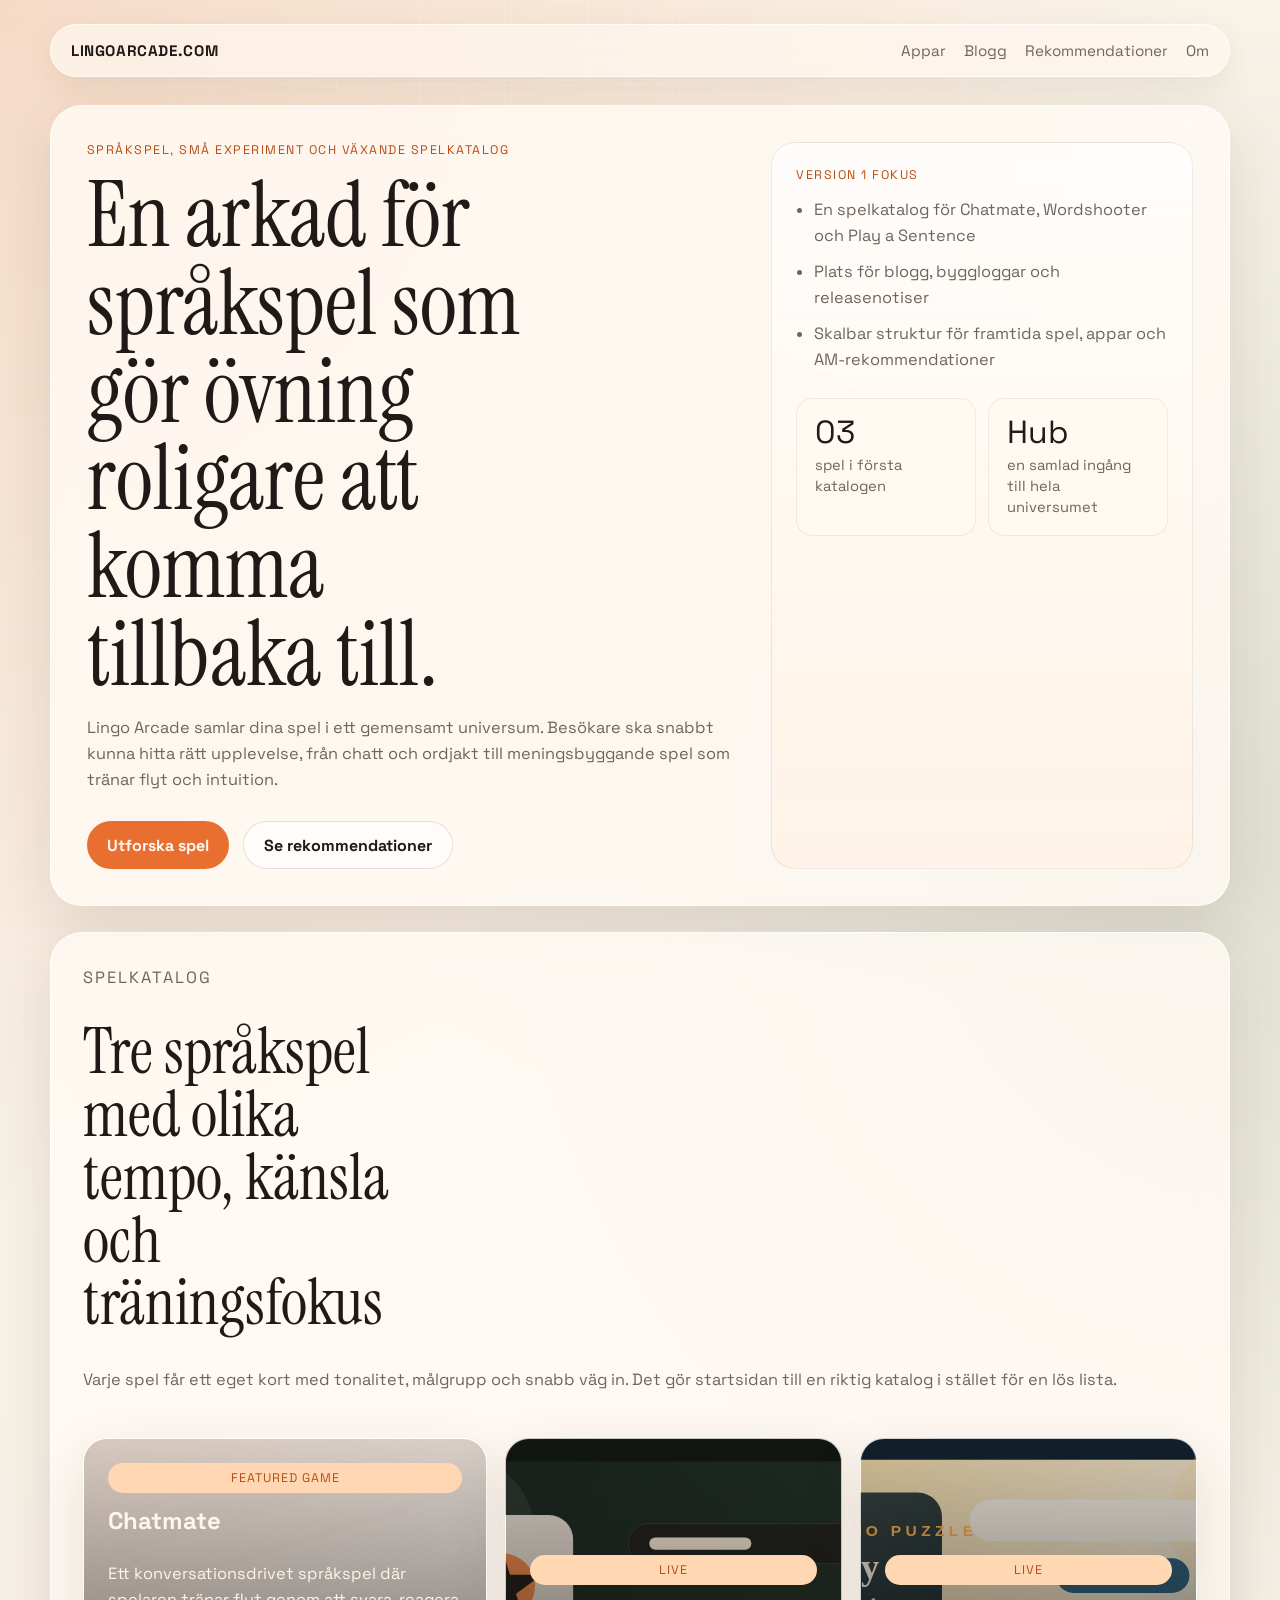
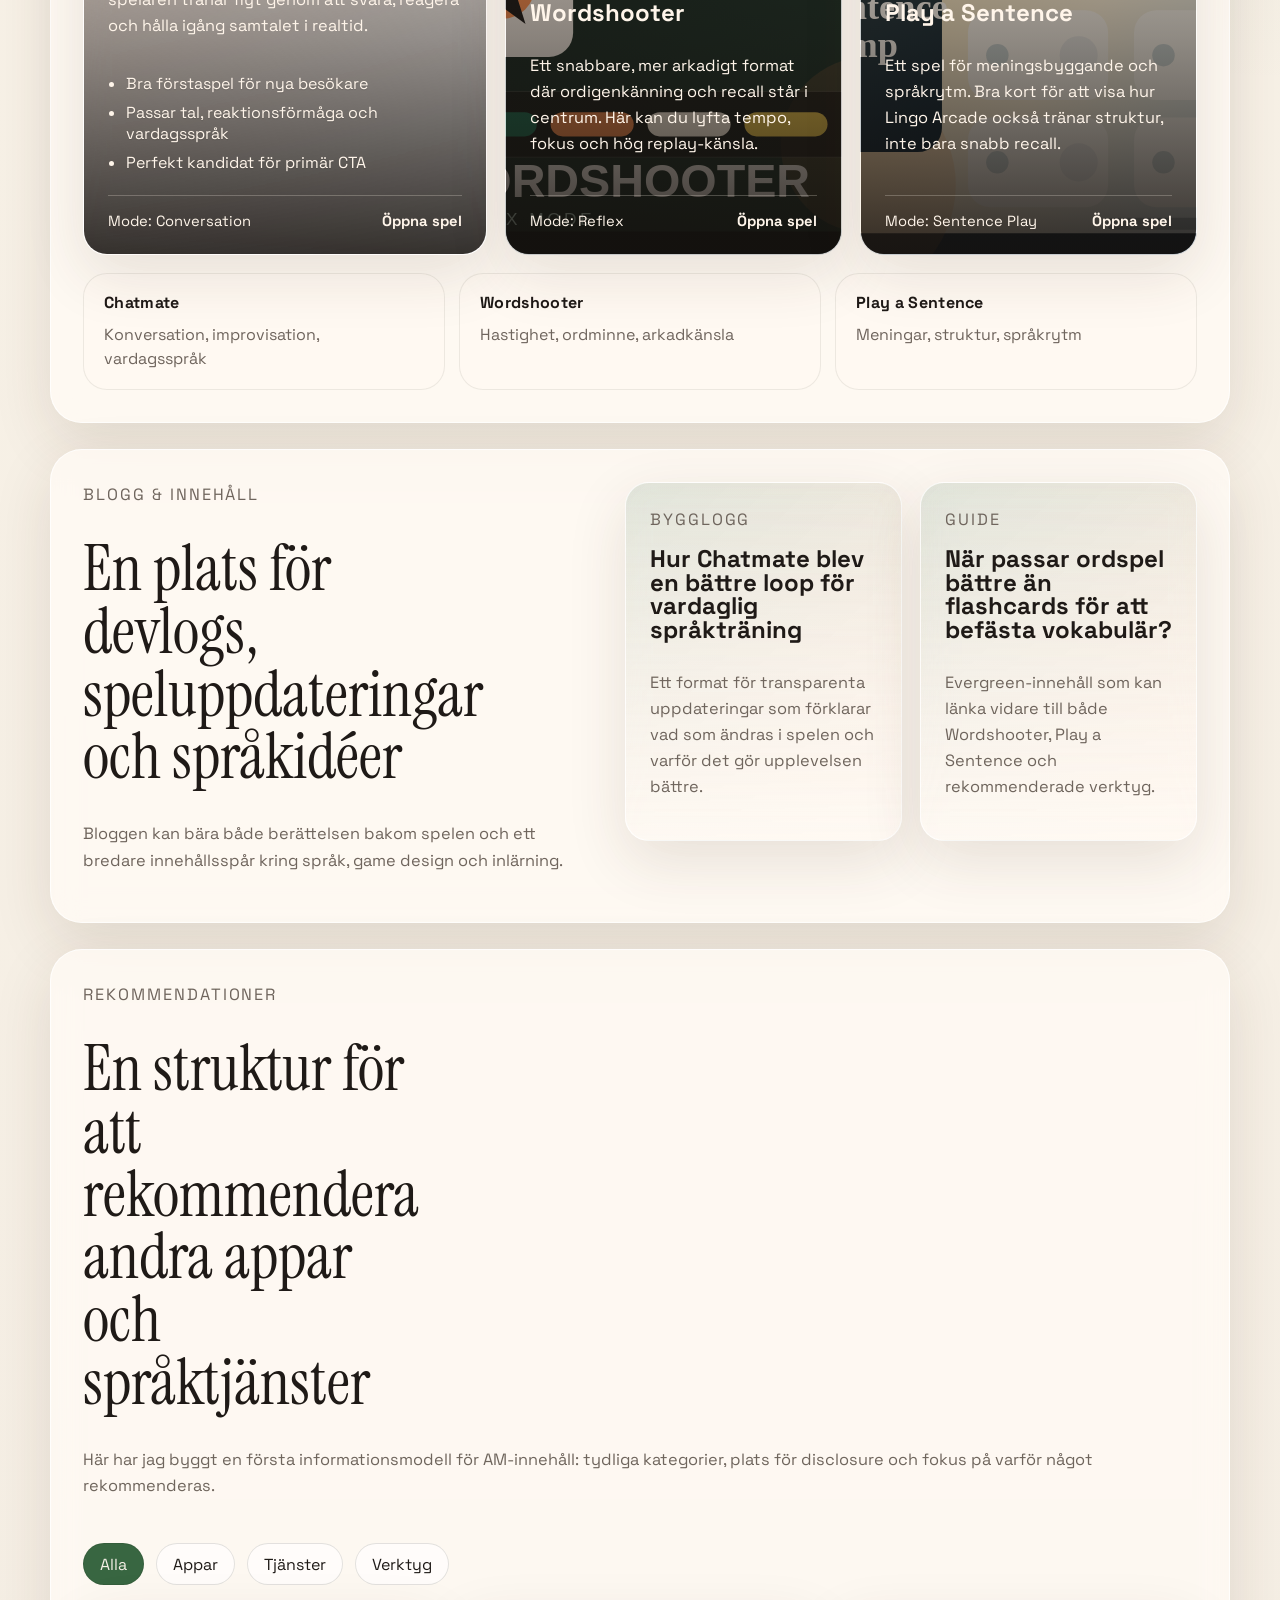
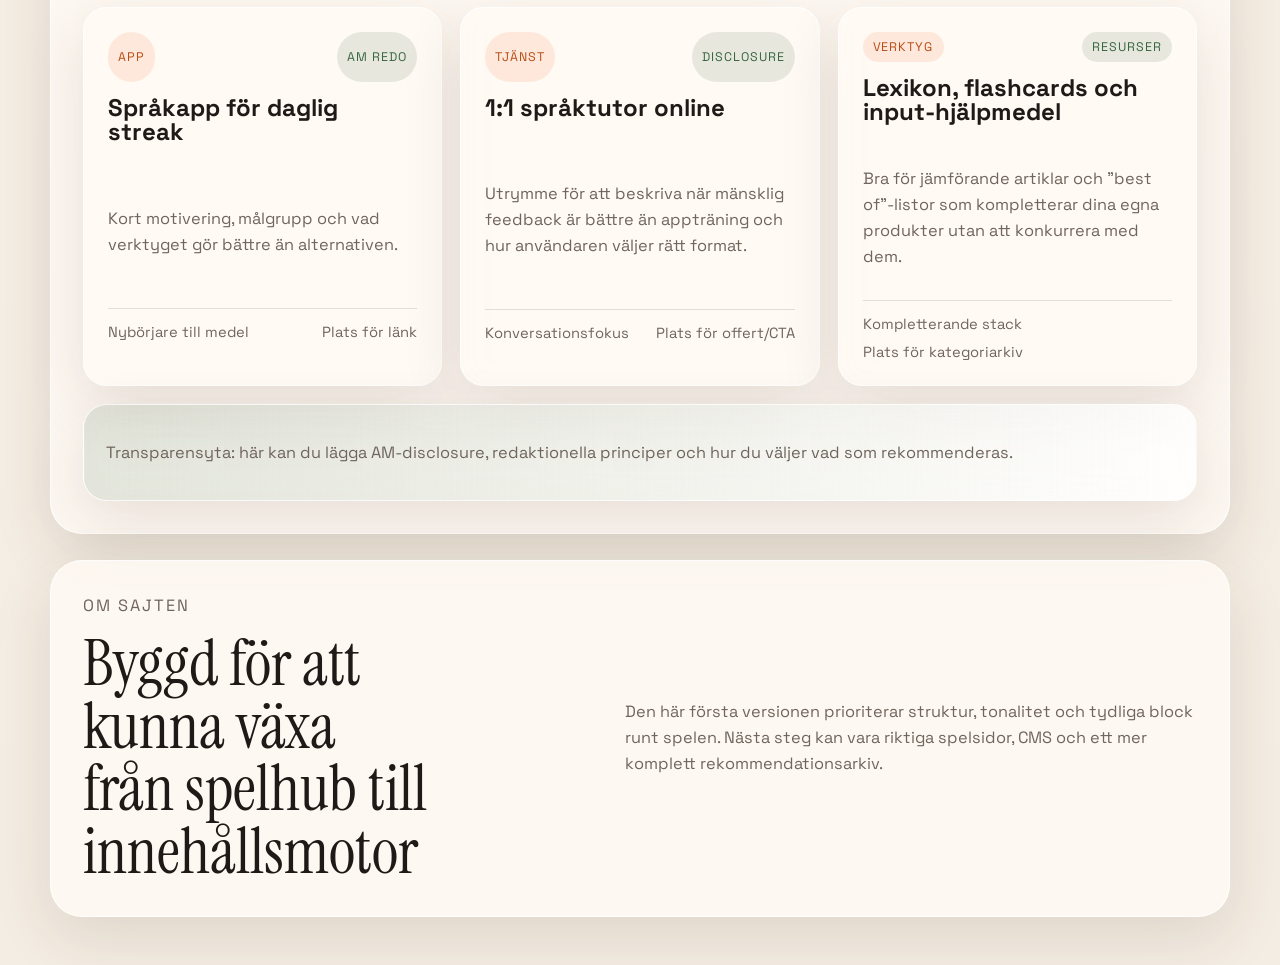
<file: index.html>
<!doctype html>
<html lang="sv">
  <head>
    <meta charset="UTF-8" />
    <meta name="viewport" content="width=device-width, initial-scale=1.0" />
    <title>LingoArcade.com</title>
    <meta
      name="description"
      content="Lingo Arcade samlar språkspel som Chatmate, Wordshooter och Play a Sentence, plus blogg och rekommendationer för smartare språkinlärning."
    />
    <link rel="preconnect" href="https://fonts.googleapis.com" />
    <link rel="preconnect" href="https://fonts.gstatic.com" crossorigin />
    <link
      href="https://fonts.googleapis.com/css2?family=Space+Grotesk:wght@400;500;700&family=Instrument+Serif:ital@0;1&display=swap"
      rel="stylesheet"
    />
    <link rel="stylesheet" href="./styles.css" />
  </head>
  <body>
    <div class="site-shell">
      <header class="topbar">
        <a class="brand" href="#top">LingoArcade.com</a>
        <nav class="topnav" aria-label="Primär navigation">
          <a href="#apps">Appar</a>
          <a href="#blog">Blogg</a>
          <a href="#recommendations">Rekommendationer</a>
          <a href="#about">Om</a>
        </nav>
      </header>

      <main id="top">
        <section class="hero">
          <div class="hero-copy">
            <p class="eyebrow">Språkspel, små experiment och växande spelkatalog</p>
            <h1>En arkad för språkspel som gör övning roligare att komma tillbaka till.</h1>
            <p class="hero-text">
              Lingo Arcade samlar dina spel i ett gemensamt universum. Besökare ska
              snabbt kunna hitta rätt upplevelse, från chatt och ordjakt till
              meningsbyggande spel som tränar flyt och intuition.
            </p>
            <div class="hero-actions">
              <a class="button button-primary" href="#apps">Utforska spel</a>
              <a class="button button-secondary" href="#recommendations"
                >Se rekommendationer</a
              >
            </div>
          </div>

          <aside class="hero-panel" aria-label="Höjdpunkter">
            <p class="panel-kicker">Version 1 fokus</p>
            <ul class="signal-list">
              <li>En spelkatalog för Chatmate, Wordshooter och Play a Sentence</li>
              <li>Plats för blogg, byggloggar och releasenotiser</li>
              <li>Skalbar struktur för framtida spel, appar och AM-rekommendationer</li>
            </ul>
            <div class="hero-metrics">
              <article>
                <span class="metric-value">03</span>
                <span class="metric-label">spel i första katalogen</span>
              </article>
              <article>
                <span class="metric-value">Hub</span>
                <span class="metric-label">en samlad ingång till hela universumet</span>
              </article>
            </div>
          </aside>
        </section>

        <section class="section" id="apps">
          <div class="section-heading">
            <p class="eyebrow">Spelkatalog</p>
            <h2>Tre språkspel med olika tempo, känsla och träningsfokus</h2>
            <p>
              Varje spel får ett eget kort med tonalitet, målgrupp och snabb väg in.
              Det gör startsidan till en riktig katalog i stället för en lös lista.
            </p>
          </div>

          <div class="app-grid">
            <article class="app-card featured game-chatmate">
              <span class="app-state">Featured game</span>
              <h3>Chatmate</h3>
              <p>
                Ett konversationsdrivet språkspel där spelaren tränar flyt genom att
                svara, reagera och hålla igång samtalet i realtid.
              </p>
              <ul>
                <li>Bra förstaspel för nya besökare</li>
                <li>Passar tal, reaktionsförmåga och vardagsspråk</li>
                <li>Perfekt kandidat för primär CTA</li>
              </ul>
              <div class="app-meta">
                <span>Mode: Conversation</span>
                <a href="/chatmate">Öppna spel</a>
              </div>
            </article>

            <article class="app-card game-wordshooter">
              <span class="app-state">Live</span>
              <h3>Wordshooter</h3>
              <p>
                Ett snabbare, mer arkadigt format där ordigenkänning och recall står i
                centrum. Här kan du lyfta tempo, fokus och hög replay-känsla.
              </p>
              <div class="app-meta">
                <span>Mode: Reflex</span>
                <a href="/wordshooter">Öppna spel</a>
              </div>
            </article>

            <article class="app-card game-playasentence">
              <span class="app-state">Live</span>
              <h3>Play a Sentence</h3>
              <p>
                Ett spel för meningsbyggande och språkrytm. Bra kort för att visa hur
                Lingo Arcade också tränar struktur, inte bara snabb recall.
              </p>
              <div class="app-meta">
                <span>Mode: Sentence Play</span>
                <a href="/playasentence">Öppna spel</a>
              </div>
            </article>
          </div>

          <div class="catalog-strip" aria-label="Katalogöversikt">
            <article>
              <span class="catalog-label">Chatmate</span>
              <p>Konversation, improvisation, vardagsspråk</p>
            </article>
            <article>
              <span class="catalog-label">Wordshooter</span>
              <p>Hastighet, ordminne, arkadkänsla</p>
            </article>
            <article>
              <span class="catalog-label">Play a Sentence</span>
              <p>Meningar, struktur, språkrytm</p>
            </article>
          </div>
        </section>

        <section class="section split-layout" id="blog">
          <div class="section-heading compact">
            <p class="eyebrow">Blogg & innehåll</p>
            <h2>En plats för devlogs, speluppdateringar och språkidéer</h2>
            <p>
              Bloggen kan bära både berättelsen bakom spelen och ett bredare
              innehållsspår kring språk, game design och inlärning.
            </p>
          </div>

          <div class="blog-preview">
            <article class="story-card">
              <p class="story-meta">Bygglogg</p>
              <h3>Hur Chatmate blev en bättre loop för vardaglig språkträning</h3>
              <p>
                Ett format för transparenta uppdateringar som förklarar vad som ändras
                i spelen och varför det gör upplevelsen bättre.
              </p>
            </article>
            <article class="story-card">
              <p class="story-meta">Guide</p>
              <h3>När passar ordspel bättre än flashcards för att befästa vokabulär?</h3>
              <p>
                Evergreen-innehåll som kan länka vidare till både Wordshooter, Play a
                Sentence och rekommenderade verktyg.
              </p>
            </article>
          </div>
        </section>

        <section class="section" id="recommendations">
          <div class="section-heading">
            <p class="eyebrow">Rekommendationer</p>
            <h2>En struktur för att rekommendera andra appar och språktjänster</h2>
            <p>
              Här har jag byggt en första informationsmodell för AM-innehåll: tydliga
              kategorier, plats för disclosure och fokus på varför något rekommenderas.
            </p>
          </div>

          <div class="filter-row" role="tablist" aria-label="Rekommendationskategorier">
            <button class="filter-chip active" type="button" data-filter="all">Alla</button>
            <button class="filter-chip" type="button" data-filter="apps">Appar</button>
            <button class="filter-chip" type="button" data-filter="tutors">Tjänster</button>
            <button class="filter-chip" type="button" data-filter="tools">Verktyg</button>
          </div>

          <div class="recommendation-grid">
            <article class="recommendation-card" data-category="apps">
              <div class="recommendation-topline">
                <span class="pill">App</span>
                <span class="pill subtle">AM redo</span>
              </div>
              <h3>Språkapp för daglig streak</h3>
              <p>
                Kort motivering, målgrupp och vad verktyget gör bättre än alternativen.
              </p>
              <footer>
                <span>Nybörjare till medel</span>
                <span>Plats för länk</span>
              </footer>
            </article>

            <article class="recommendation-card" data-category="tutors">
              <div class="recommendation-topline">
                <span class="pill">Tjänst</span>
                <span class="pill subtle">Disclosure</span>
              </div>
              <h3>1:1 språktutor online</h3>
              <p>
                Utrymme för att beskriva när mänsklig feedback är bättre än appträning
                och hur användaren väljer rätt format.
              </p>
              <footer>
                <span>Konversationsfokus</span>
                <span>Plats för offert/CTA</span>
              </footer>
            </article>

            <article class="recommendation-card" data-category="tools">
              <div class="recommendation-topline">
                <span class="pill">Verktyg</span>
                <span class="pill subtle">Resurser</span>
              </div>
              <h3>Lexikon, flashcards och input-hjälpmedel</h3>
              <p>
                Bra för jämförande artiklar och "best of"-listor som kompletterar dina
                egna produkter utan att konkurrera med dem.
              </p>
              <footer>
                <span>Kompletterande stack</span>
                <span>Plats för kategoriarkiv</span>
              </footer>
            </article>
          </div>

          <div class="disclosure-banner">
            <p>
              Transparensyta: här kan du lägga AM-disclosure, redaktionella principer
              och hur du väljer vad som rekommenderas.
            </p>
          </div>
        </section>

        <section class="section about-strip" id="about">
          <div>
            <p class="eyebrow">Om sajten</p>
            <h2>Byggd för att kunna växa från spelhub till innehållsmotor</h2>
          </div>
          <p>
            Den här första versionen prioriterar struktur, tonalitet och tydliga block
            runt spelen. Nästa steg kan vara riktiga spelsidor, CMS och ett mer komplett
            rekommendationsarkiv.
          </p>
        </section>
      </main>
    </div>

    <script src="./script.js"></script>
  </body>
</html>
</file>
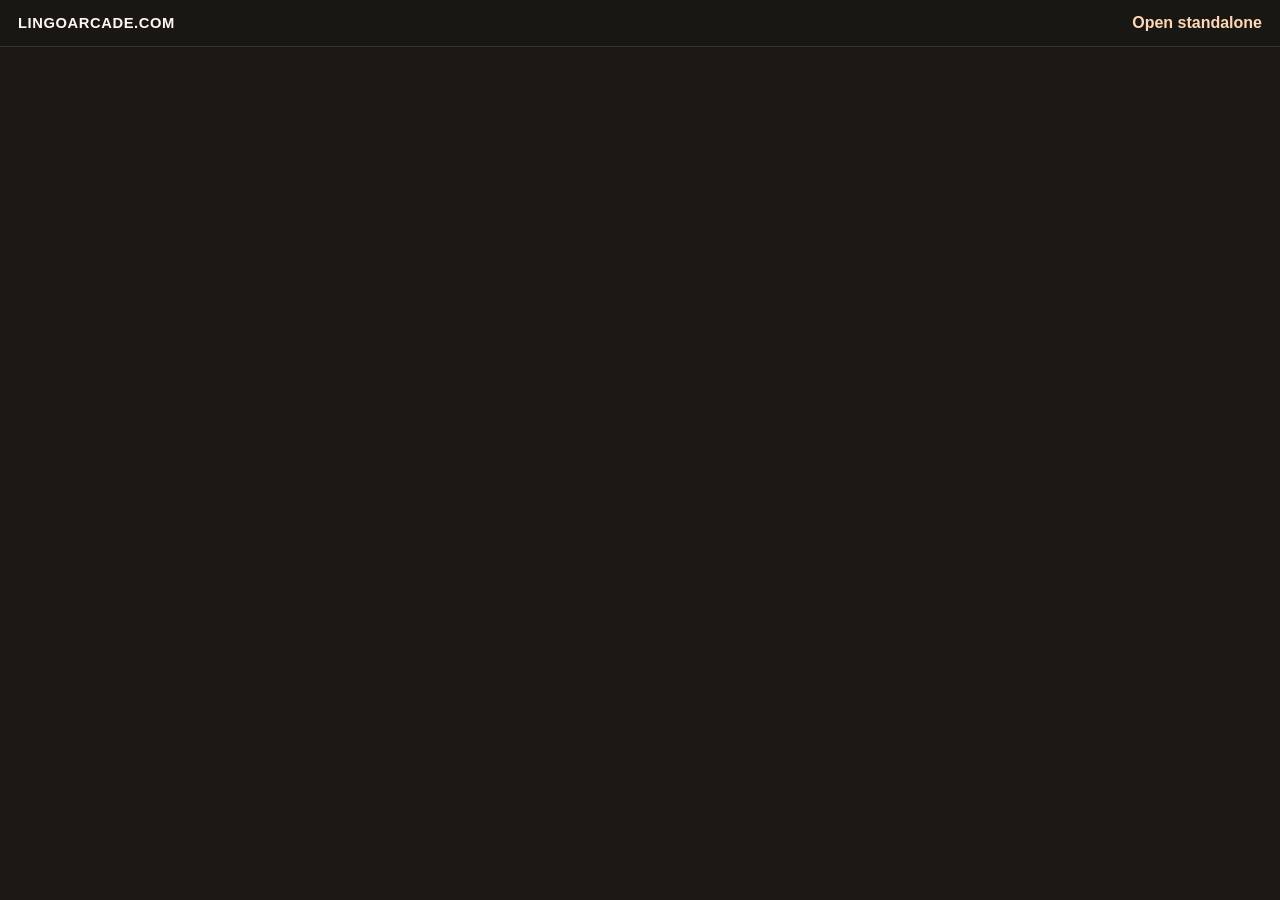
<file: chatmate/index.html>
<!doctype html>
<html lang="sv">
  <head>
    <meta charset="UTF-8" />
    <meta name="viewport" content="width=device-width, initial-scale=1.0" />
    <title>Chatmate | LingoArcade.com</title>
    <meta
      name="description"
      content="Spela Chatmate via LingoArcade.com."
    />
    <style>
      * {
        box-sizing: border-box;
      }

      html,
      body {
        margin: 0;
        min-height: 100%;
        background: #1a1714;
        color: #fff7ef;
        font-family: Arial, sans-serif;
      }

      .frame-shell {
        min-height: 100vh;
        display: grid;
        grid-template-rows: auto 1fr;
      }

      .topbar {
        display: flex;
        justify-content: space-between;
        align-items: center;
        gap: 16px;
        padding: 14px 18px;
        background: rgba(26, 23, 20, 0.92);
        border-bottom: 1px solid rgba(255, 247, 239, 0.12);
      }

      .brand,
      .launch-link {
        color: inherit;
        text-decoration: none;
      }

      .brand {
        font-weight: 700;
        letter-spacing: 0.04em;
        text-transform: uppercase;
        font-size: 0.92rem;
      }

      .launch-link {
        color: #ffd7b4;
        font-weight: 700;
      }

      iframe {
        width: 100%;
        height: calc(100vh - 58px);
        border: 0;
        display: block;
        background: #1a1714;
      }
    </style>
  </head>
  <body>
    <div class="frame-shell">
      <header class="topbar">
        <a class="brand" href="/">LingoArcade.com</a>
        <a class="launch-link" href="https://chatmate-nu.vercel.app/"
          >Open standalone</a
        >
      </header>
      <iframe
        src="https://chatmate-nu.vercel.app/"
        title="Chatmate"
        loading="eager"
        allow="fullscreen; microphone"
        referrerpolicy="strict-origin-when-cross-origin"
      ></iframe>
    </div>
  </body>
</html>
</file>
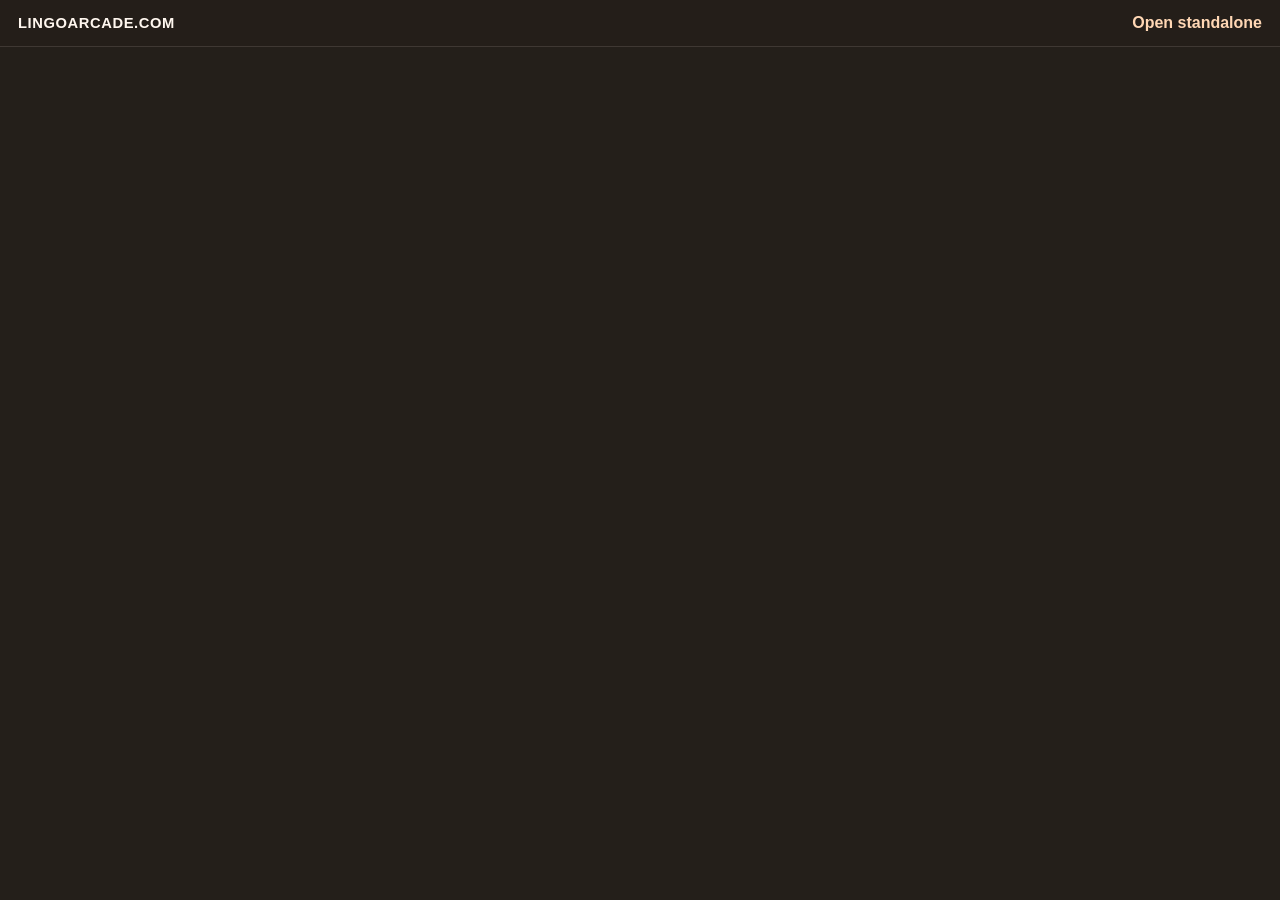
<file: playasentence/index.html>
<!doctype html>
<html lang="sv">
  <head>
    <meta charset="UTF-8" />
    <meta name="viewport" content="width=device-width, initial-scale=1.0" />
    <title>Play a Sentence | LingoArcade.com</title>
    <meta
      name="description"
      content="Spela Play a Sentence via LingoArcade.com."
    />
    <style>
      * {
        box-sizing: border-box;
      }

      html,
      body {
        margin: 0;
        min-height: 100%;
        background: #241f1a;
        color: #fff7ef;
        font-family: Arial, sans-serif;
      }

      .frame-shell {
        min-height: 100vh;
        display: grid;
        grid-template-rows: auto 1fr;
      }

      .topbar {
        display: flex;
        justify-content: space-between;
        align-items: center;
        gap: 16px;
        padding: 14px 18px;
        background: rgba(36, 31, 26, 0.92);
        border-bottom: 1px solid rgba(255, 247, 239, 0.12);
      }

      .brand,
      .launch-link {
        color: inherit;
        text-decoration: none;
      }

      .brand {
        font-weight: 700;
        letter-spacing: 0.04em;
        text-transform: uppercase;
        font-size: 0.92rem;
      }

      .launch-link {
        color: #ffd7b4;
        font-weight: 700;
      }

      iframe {
        width: 100%;
        height: calc(100vh - 58px);
        border: 0;
        display: block;
        background: #241f1a;
      }
    </style>
  </head>
  <body>
    <div class="frame-shell">
      <header class="topbar">
        <a class="brand" href="/">LingoArcade.com</a>
        <a class="launch-link" href="https://playasentence.vercel.app/"
          >Open standalone</a
        >
      </header>
      <iframe
        src="https://playasentence.vercel.app/"
        title="Play a Sentence"
        loading="eager"
        allow="fullscreen"
        referrerpolicy="strict-origin-when-cross-origin"
      ></iframe>
    </div>
  </body>
</html>
</file>
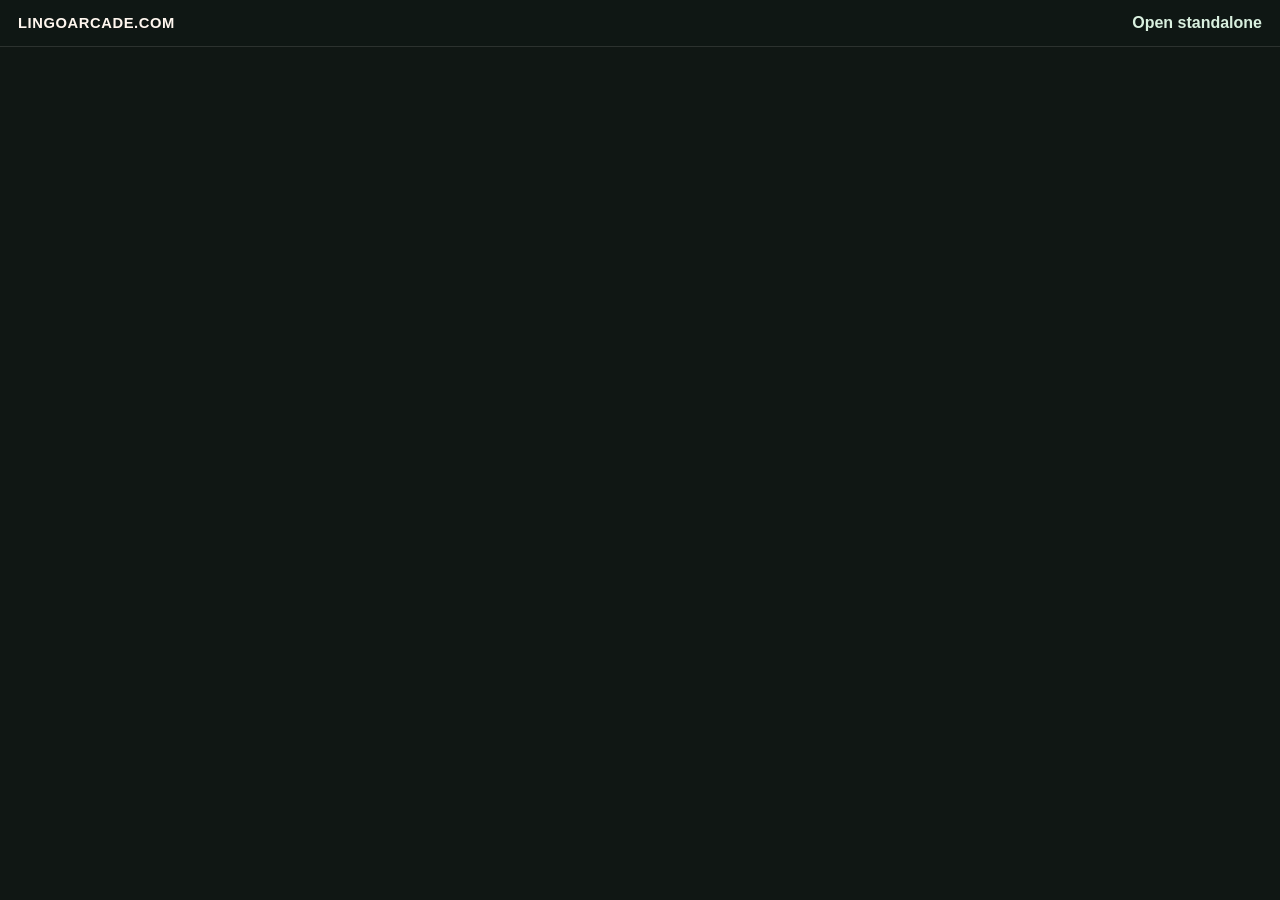
<file: wordshooter/index.html>
<!doctype html>
<html lang="sv">
  <head>
    <meta charset="UTF-8" />
    <meta name="viewport" content="width=device-width, initial-scale=1.0" />
    <title>Wordshooter | LingoArcade.com</title>
    <meta
      name="description"
      content="Spela Wordshooter via LingoArcade.com."
    />
    <style>
      * {
        box-sizing: border-box;
      }

      html,
      body {
        margin: 0;
        min-height: 100%;
        background: #101714;
        color: #fff7ef;
        font-family: Arial, sans-serif;
      }

      .frame-shell {
        min-height: 100vh;
        display: grid;
        grid-template-rows: auto 1fr;
      }

      .topbar {
        display: flex;
        justify-content: space-between;
        align-items: center;
        gap: 16px;
        padding: 14px 18px;
        background: rgba(16, 23, 20, 0.92);
        border-bottom: 1px solid rgba(255, 247, 239, 0.12);
      }

      .brand,
      .launch-link {
        color: inherit;
        text-decoration: none;
      }

      .brand {
        font-weight: 700;
        letter-spacing: 0.04em;
        text-transform: uppercase;
        font-size: 0.92rem;
      }

      .launch-link {
        color: #d9f0df;
        font-weight: 700;
      }

      iframe {
        width: 100%;
        height: calc(100vh - 58px);
        border: 0;
        display: block;
        background: #101714;
      }
    </style>
  </head>
  <body>
    <div class="frame-shell">
      <header class="topbar">
        <a class="brand" href="/">LingoArcade.com</a>
        <a class="launch-link" href="https://wordshooter-pi.vercel.app/"
          >Open standalone</a
        >
      </header>
      <iframe
        src="https://wordshooter-pi.vercel.app/"
        title="Wordshooter"
        loading="eager"
        allow="fullscreen"
        referrerpolicy="strict-origin-when-cross-origin"
      ></iframe>
    </div>
  </body>
</html>
</file>
<file: styles.css>
:root {
  --bg: #f8f2e8;
  --surface: rgba(255, 250, 244, 0.82);
  --surface-strong: #fff9f2;
  --ink: #1f1a17;
  --muted: #6f655d;
  --line: rgba(31, 26, 23, 0.12);
  --accent: #e86f2f;
  --accent-deep: #b94d15;
  --accent-soft: #ffd8b3;
  --sage: #386641;
  --shadow: 0 20px 60px rgba(65, 42, 21, 0.12);
  --radius-xl: 32px;
  --radius-lg: 24px;
  --radius-md: 16px;
  --max-width: 1180px;
}

* {
  box-sizing: border-box;
}

html {
  scroll-behavior: smooth;
}

body {
  margin: 0;
  font-family: "Space Grotesk", sans-serif;
  color: var(--ink);
  background:
    radial-gradient(circle at top left, rgba(232, 111, 47, 0.18), transparent 28%),
    radial-gradient(circle at right 20%, rgba(56, 102, 65, 0.12), transparent 24%),
    linear-gradient(180deg, #f9f3e8 0%, #f4ede3 100%);
  min-height: 100vh;
}

body::before {
  content: "";
  position: fixed;
  inset: 0;
  pointer-events: none;
  background-image: linear-gradient(rgba(255, 255, 255, 0.18) 1px, transparent 1px),
    linear-gradient(90deg, rgba(255, 255, 255, 0.18) 1px, transparent 1px);
  background-size: 42px 42px;
  mask-image: radial-gradient(circle at center, black 55%, transparent 100%);
}

.site-shell {
  width: min(calc(100% - 32px), var(--max-width));
  margin: 24px auto 48px;
}

.topbar {
  display: flex;
  align-items: center;
  justify-content: space-between;
  gap: 16px;
  padding: 16px 20px;
  position: sticky;
  top: 16px;
  z-index: 10;
  backdrop-filter: blur(18px);
  background: rgba(255, 248, 240, 0.68);
  border: 1px solid rgba(255, 255, 255, 0.7);
  border-radius: 999px;
  box-shadow: 0 10px 30px rgba(72, 50, 29, 0.08);
}

.brand,
.topnav a,
.button {
  text-decoration: none;
  color: inherit;
}

.brand {
  font-weight: 700;
  letter-spacing: 0.04em;
  text-transform: uppercase;
  font-size: 0.95rem;
}

.topnav {
  display: flex;
  gap: 18px;
  flex-wrap: wrap;
}

.topnav a {
  color: var(--muted);
  font-size: 0.95rem;
}

main {
  padding-top: 28px;
}

.hero,
.section,
.story-card,
.app-card,
.recommendation-card,
.disclosure-banner {
  backdrop-filter: blur(14px);
  background: var(--surface);
  border: 1px solid rgba(255, 255, 255, 0.76);
  box-shadow: var(--shadow);
}

.hero {
  display: grid;
  grid-template-columns: 1.4fr 0.9fr;
  gap: 28px;
  padding: 36px;
  border-radius: var(--radius-xl);
}

.eyebrow,
.panel-kicker,
.story-meta {
  margin: 0 0 14px;
  text-transform: uppercase;
  letter-spacing: 0.12em;
  font-size: 0.78rem;
  color: var(--accent-deep);
}

h1,
h2,
h3,
.metric-value {
  margin: 0;
  line-height: 0.98;
}

h1,
h2 {
  font-family: "Instrument Serif", serif;
  font-weight: 400;
}

h1 {
  font-size: clamp(3.4rem, 7vw, 6.3rem);
  max-width: 11ch;
}

h2 {
  font-size: clamp(2.5rem, 5vw, 4rem);
  max-width: 12ch;
}

h3 {
  font-size: 1.5rem;
  margin-bottom: 12px;
}

.hero-text,
.section-heading p,
.app-card p,
.story-card p,
.recommendation-card p,
.about-strip p,
.signal-list,
.disclosure-banner p {
  color: var(--muted);
  line-height: 1.6;
  font-size: 1.02rem;
}

.hero-actions {
  display: flex;
  gap: 14px;
  flex-wrap: wrap;
  margin-top: 28px;
}

.button {
  display: inline-flex;
  align-items: center;
  justify-content: center;
  min-height: 48px;
  padding: 0 20px;
  border-radius: 999px;
  font-weight: 700;
  transition: transform 180ms ease, background-color 180ms ease;
}

.button:hover,
.filter-chip:hover {
  transform: translateY(-2px);
}

.button-primary {
  background: var(--accent);
  color: #fff8f3;
}

.button-secondary {
  background: rgba(255, 255, 255, 0.62);
  border: 1px solid var(--line);
}

.hero-panel {
  padding: 24px;
  border-radius: var(--radius-lg);
  background: linear-gradient(180deg, rgba(255, 255, 255, 0.72), rgba(255, 242, 229, 0.9));
  border: 1px solid rgba(31, 26, 23, 0.08);
}

.signal-list {
  margin: 0 0 24px;
  padding-left: 18px;
}

.signal-list li + li {
  margin-top: 10px;
}

.hero-metrics {
  display: grid;
  grid-template-columns: repeat(2, minmax(0, 1fr));
  gap: 12px;
}

.hero-metrics article {
  padding: 18px;
  border-radius: var(--radius-md);
  background: rgba(255, 249, 242, 0.84);
  border: 1px solid rgba(31, 26, 23, 0.07);
}

.metric-value {
  display: block;
  font-size: 2rem;
  margin-bottom: 6px;
}

.metric-label {
  color: var(--muted);
  font-size: 0.92rem;
}

.section {
  margin-top: 26px;
  padding: 32px;
  border-radius: var(--radius-xl);
}

.section-heading {
  display: grid;
  gap: 16px;
  margin-bottom: 28px;
}

.section-heading.compact {
  margin-bottom: 0;
}

.app-grid,
.recommendation-grid,
.blog-preview {
  display: grid;
  gap: 18px;
}

.app-grid {
  grid-template-columns: 1.2fr 1fr 1fr;
}

.app-card,
.story-card,
.recommendation-card {
  padding: 24px;
  border-radius: var(--radius-lg);
}

.app-card.featured {
  background: linear-gradient(145deg, rgba(232, 111, 47, 0.1), rgba(255, 255, 255, 0.84));
}

.app-card {
  position: relative;
  overflow: hidden;
  min-height: 320px;
  display: flex;
  flex-direction: column;
  justify-content: flex-end;
  background-size: cover;
  background-position: center;
  isolation: isolate;
}

.app-card::before {
  content: "";
  position: absolute;
  inset: 0;
  background: linear-gradient(
    180deg,
    rgba(20, 16, 13, 0.16) 0%,
    rgba(20, 16, 13, 0.46) 48%,
    rgba(20, 16, 13, 0.86) 100%
  );
  z-index: -1;
}

.app-card > * {
  position: relative;
}

.game-chatmate {
  background-image: url("./assets/chatmate-thumb.svg");
}

.game-wordshooter {
  background-image: url("./assets/wordshooter-thumb.svg");
}

.game-playasentence {
  background-image: url("./assets/playasentence-thumb.svg");
}

.app-state,
.pill {
  display: inline-flex;
  align-items: center;
  justify-content: center;
  padding: 7px 10px;
  border-radius: 999px;
  margin-bottom: 16px;
  font-size: 0.78rem;
  text-transform: uppercase;
  letter-spacing: 0.08em;
}

.app-state {
  background: var(--accent-soft);
  color: var(--accent-deep);
}

.app-card h3,
.app-card p,
.app-card li,
.app-meta,
.app-meta a {
  color: #fff5ea;
}

.app-card ul {
  text-shadow: 0 1px 1px rgba(0, 0, 0, 0.14);
}

.app-card ul {
  margin: 18px 0 0;
  padding-left: 18px;
}

.app-card li + li {
  margin-top: 8px;
}

.app-meta {
  display: flex;
  justify-content: space-between;
  gap: 12px;
  align-items: center;
  margin-top: 22px;
  padding-top: 16px;
  border-top: 1px solid rgba(255, 245, 234, 0.24);
  font-size: 0.92rem;
}

.app-meta a {
  font-weight: 700;
  text-decoration: none;
}

.catalog-strip {
  display: grid;
  grid-template-columns: repeat(3, minmax(0, 1fr));
  gap: 14px;
  margin-top: 18px;
}

.catalog-strip article {
  padding: 18px 20px;
  border-radius: var(--radius-lg);
  background: rgba(255, 249, 242, 0.78);
  border: 1px solid rgba(31, 26, 23, 0.08);
}

.catalog-strip p {
  margin: 10px 0 0;
  color: var(--muted);
  line-height: 1.5;
}

.catalog-label {
  font-weight: 700;
  letter-spacing: 0.02em;
}

.split-layout {
  display: grid;
  grid-template-columns: 0.95fr 1.05fr;
  gap: 24px;
  align-items: start;
}

.blog-preview {
  grid-template-columns: repeat(2, minmax(0, 1fr));
}

.story-card {
  min-height: 240px;
  display: flex;
  flex-direction: column;
  justify-content: flex-end;
  background:
    linear-gradient(180deg, rgba(255, 255, 255, 0.14), rgba(255, 250, 244, 0.94)),
    linear-gradient(135deg, rgba(56, 102, 65, 0.18), rgba(232, 111, 47, 0.12));
}

.filter-row {
  display: flex;
  gap: 12px;
  flex-wrap: wrap;
  margin-bottom: 22px;
}

.filter-chip {
  border: 1px solid var(--line);
  background: rgba(255, 255, 255, 0.62);
  color: var(--ink);
  min-height: 42px;
  padding: 0 16px;
  border-radius: 999px;
  font: inherit;
  cursor: pointer;
  transition: transform 180ms ease, background-color 180ms ease, color 180ms ease;
}

.filter-chip.active {
  background: var(--sage);
  color: #f5efe6;
}

.recommendation-grid {
  grid-template-columns: repeat(3, minmax(0, 1fr));
}

.recommendation-card {
  display: grid;
  gap: 14px;
}

.recommendation-topline,
.recommendation-card footer {
  display: flex;
  justify-content: space-between;
  gap: 10px;
  flex-wrap: wrap;
}

.pill {
  background: rgba(232, 111, 47, 0.12);
  color: var(--accent-deep);
  margin-bottom: 0;
}

.pill.subtle {
  background: rgba(56, 102, 65, 0.12);
  color: var(--sage);
}

.recommendation-card footer {
  padding-top: 14px;
  border-top: 1px solid var(--line);
  color: var(--muted);
  font-size: 0.92rem;
}

.recommendation-card.is-hidden {
  display: none;
}

.disclosure-banner {
  margin-top: 18px;
  padding: 18px 22px;
  border-radius: var(--radius-lg);
  background: linear-gradient(90deg, rgba(56, 102, 65, 0.14), rgba(255, 255, 255, 0.78));
}

.about-strip {
  display: grid;
  grid-template-columns: 0.95fr 1.05fr;
  gap: 24px;
  align-items: center;
}

@media (max-width: 980px) {
  .hero,
  .split-layout,
  .about-strip,
  .app-grid,
  .catalog-strip,
  .recommendation-grid,
  .blog-preview {
    grid-template-columns: 1fr;
  }

  .hero {
    padding: 28px;
  }

  h1 {
    max-width: 100%;
  }
}

@media (max-width: 720px) {
  .site-shell {
    width: min(calc(100% - 20px), var(--max-width));
    margin-top: 12px;
  }

  .topbar {
    border-radius: 28px;
    padding: 14px 16px;
    position: static;
  }

  .topnav {
    gap: 12px;
  }

  .section,
  .hero {
    padding: 22px;
    border-radius: 24px;
  }

  h1 {
    font-size: clamp(2.9rem, 14vw, 4.2rem);
  }

  h2 {
    font-size: clamp(2rem, 11vw, 3.1rem);
  }
}
</file>
